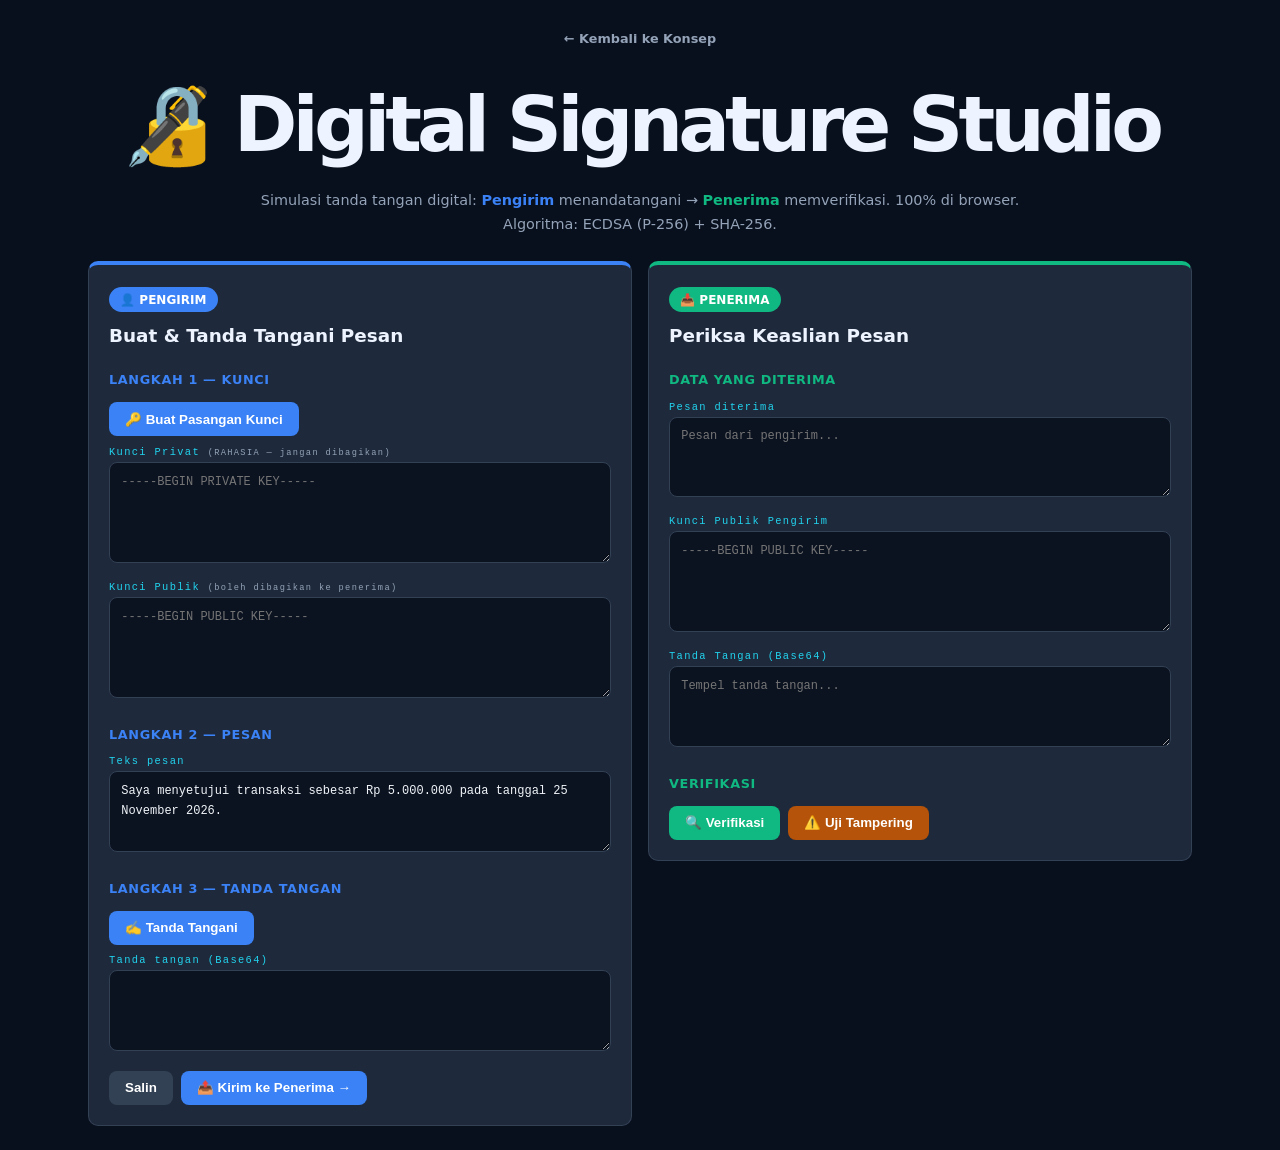
<file: index.html>
<!DOCTYPE html>
<html lang="id">
<head>
    <meta charset="UTF-8">
    <meta name="viewport" content="width=device-width, initial-scale=1.0">
    <title>Digital Signature Studio</title>
    <link rel="stylesheet" href="style.css">
</head>
<body>
    <div class="wrap">
    <header>
        <a class="back" href="konsep.html">← Kembali ke Konsep</a>
        <h1>🔏 Digital Signature Studio</h1>
        <p>
            Simulasi tanda tangan digital: 
            <b style="color: var(--s)">Pengirim</b> menandatangani → 
            <b style="color: var(--r)">Penerima</b> memverifikasi. 100% di browser.<br>
            Algoritma: ECDSA (P-256) + SHA-256.
        </p>
    </header>

    <div class="grid">
        <!-- PENGIRIM -->
        <section class="card sender">
        <span class="role">👤 PENGIRIM</span>
        <h2>Buat &amp; Tanda Tangani Pesan</h2>

        <h3>Langkah 1 — Kunci</h3>
        <div class="row">
            <button id="gen">🔑 Buat Pasangan Kunci</button>
        </div>

        <label for="s-priv">Kunci Privat <small>(RAHASIA — jangan dibagikan)</small></label>
        <textarea id="s-priv" rows="4" placeholder="-----BEGIN PRIVATE KEY-----"></textarea>

        <label for="s-pub">Kunci Publik <small>(boleh dibagikan ke penerima)</small></label>
        <textarea id="s-pub" rows="4" placeholder="-----BEGIN PUBLIC KEY-----"></textarea>

        <h3>Langkah 2 — Pesan</h3>
        <label for="s-msg">Teks pesan</label>
        <textarea id="s-msg" rows="3">Saya menyetujui transaksi sebesar Rp 5.000.000 pada tanggal 25 November 2026.</textarea>

        <h3>Langkah 3 — Tanda Tangan</h3>
        <div class="row">
            <button id="sign">✍️ Tanda Tangani</button>
        </div>

        <label for="s-sig">Tanda tangan (Base64)</label>
        <textarea id="s-sig" rows="3" readonly></textarea>

        <div class="row">
            <button class="ghost" onclick="navigator.clipboard.writeText($('s-sig').value)">Salin</button>
            <button id="send">📤 Kirim ke Penerima →</button>
        </div>
        </section>

        <!-- PENERIMA -->
        <section class="card receiver" id="receiver">
        <span class="role">📥 PENERIMA</span>
        <h2>Periksa Keaslian Pesan</h2>

        <h3>Data yang diterima</h3>
        <label for="r-msg">Pesan diterima</label>
        <textarea id="r-msg" rows="3" placeholder="Pesan dari pengirim..."></textarea>

        <label for="r-pub">Kunci Publik Pengirim</label>
        <textarea id="r-pub" rows="4" placeholder="-----BEGIN PUBLIC KEY-----"></textarea>

        <label for="r-sig">Tanda Tangan (Base64)</label>
        <textarea id="r-sig" rows="3" placeholder="Tempel tanda tangan..."></textarea>

        <h3>Verifikasi</h3>
        <div class="row">
            <button id="verify">🔍 Verifikasi</button>
            <button id="tamper" class="warn" title="Ubah 1 karakter pesan untuk menguji deteksi manipulasi">
            ⚠️ Uji Tampering
            </button>
        </div>

        <div id="status" class="hidden"></div>
        </section>
    </div>
    </div>

    <script src="app.js"></script>
</body>
</html>
</file>
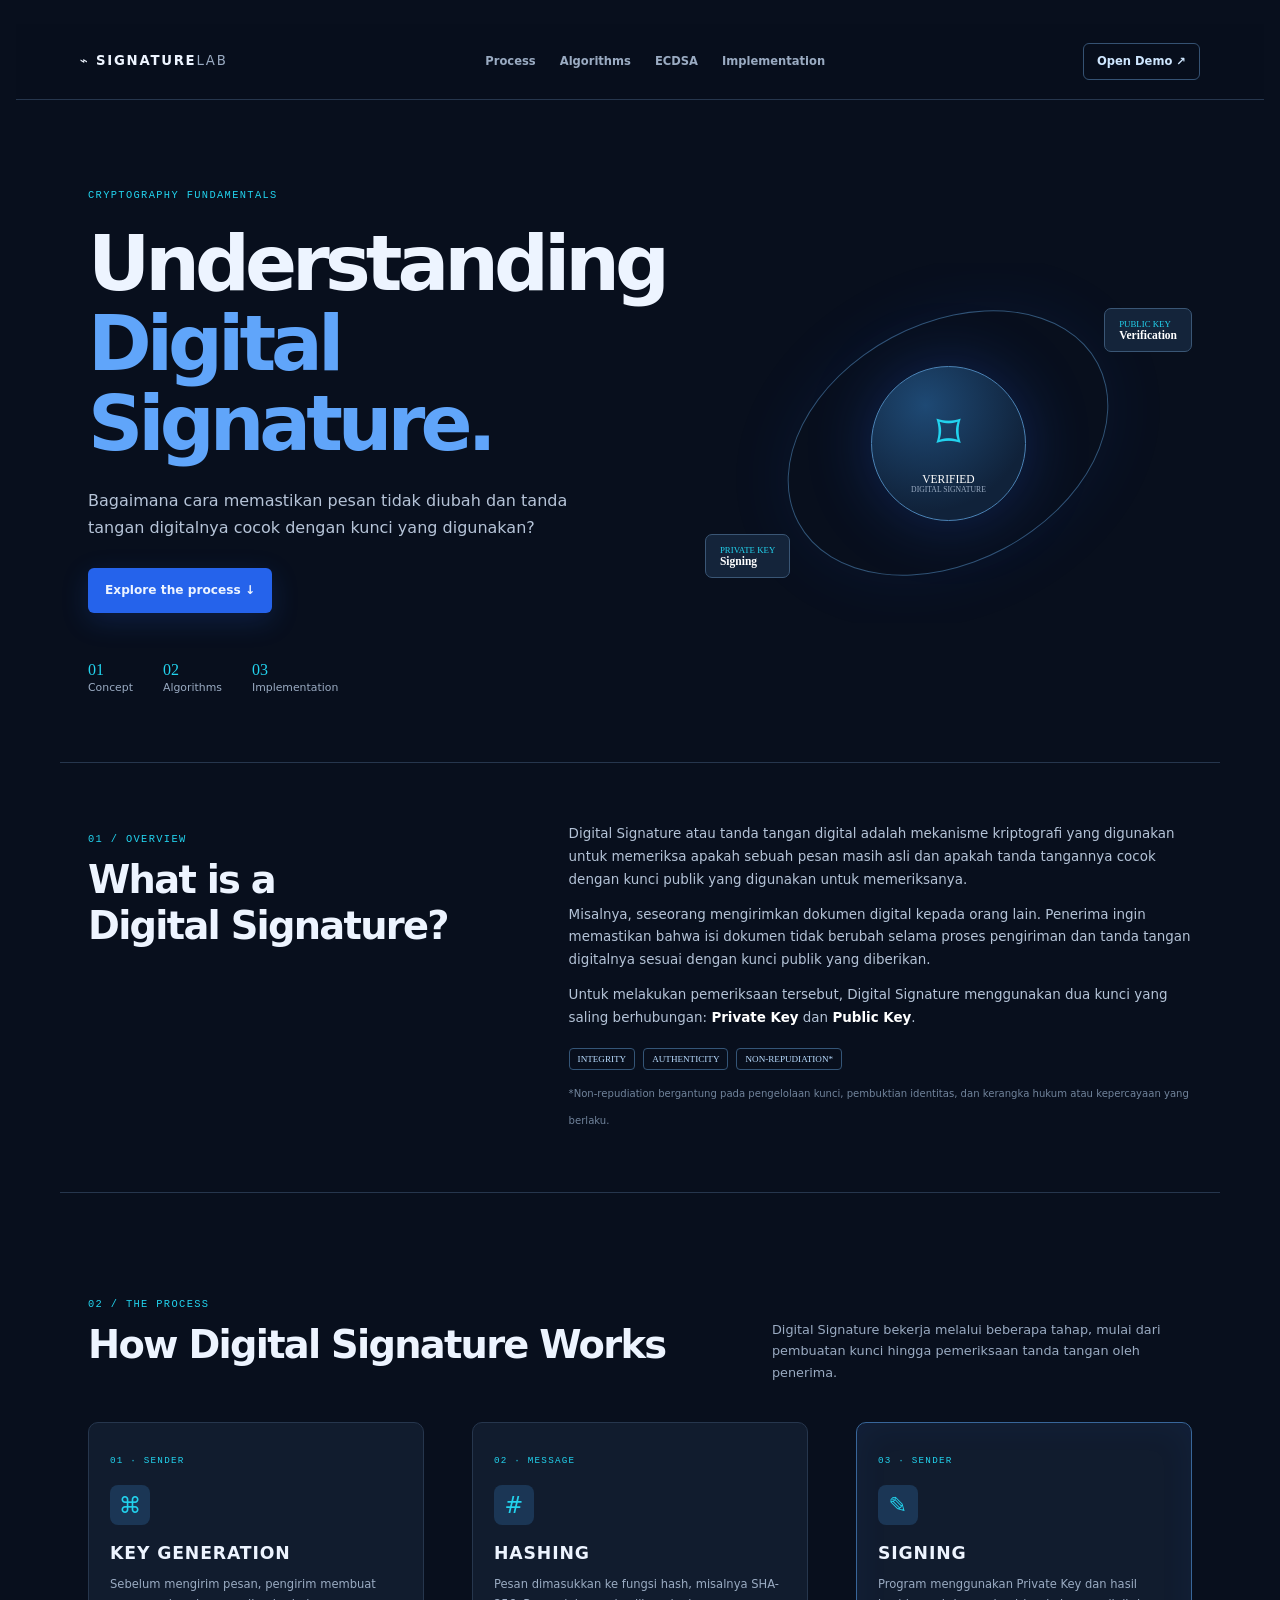
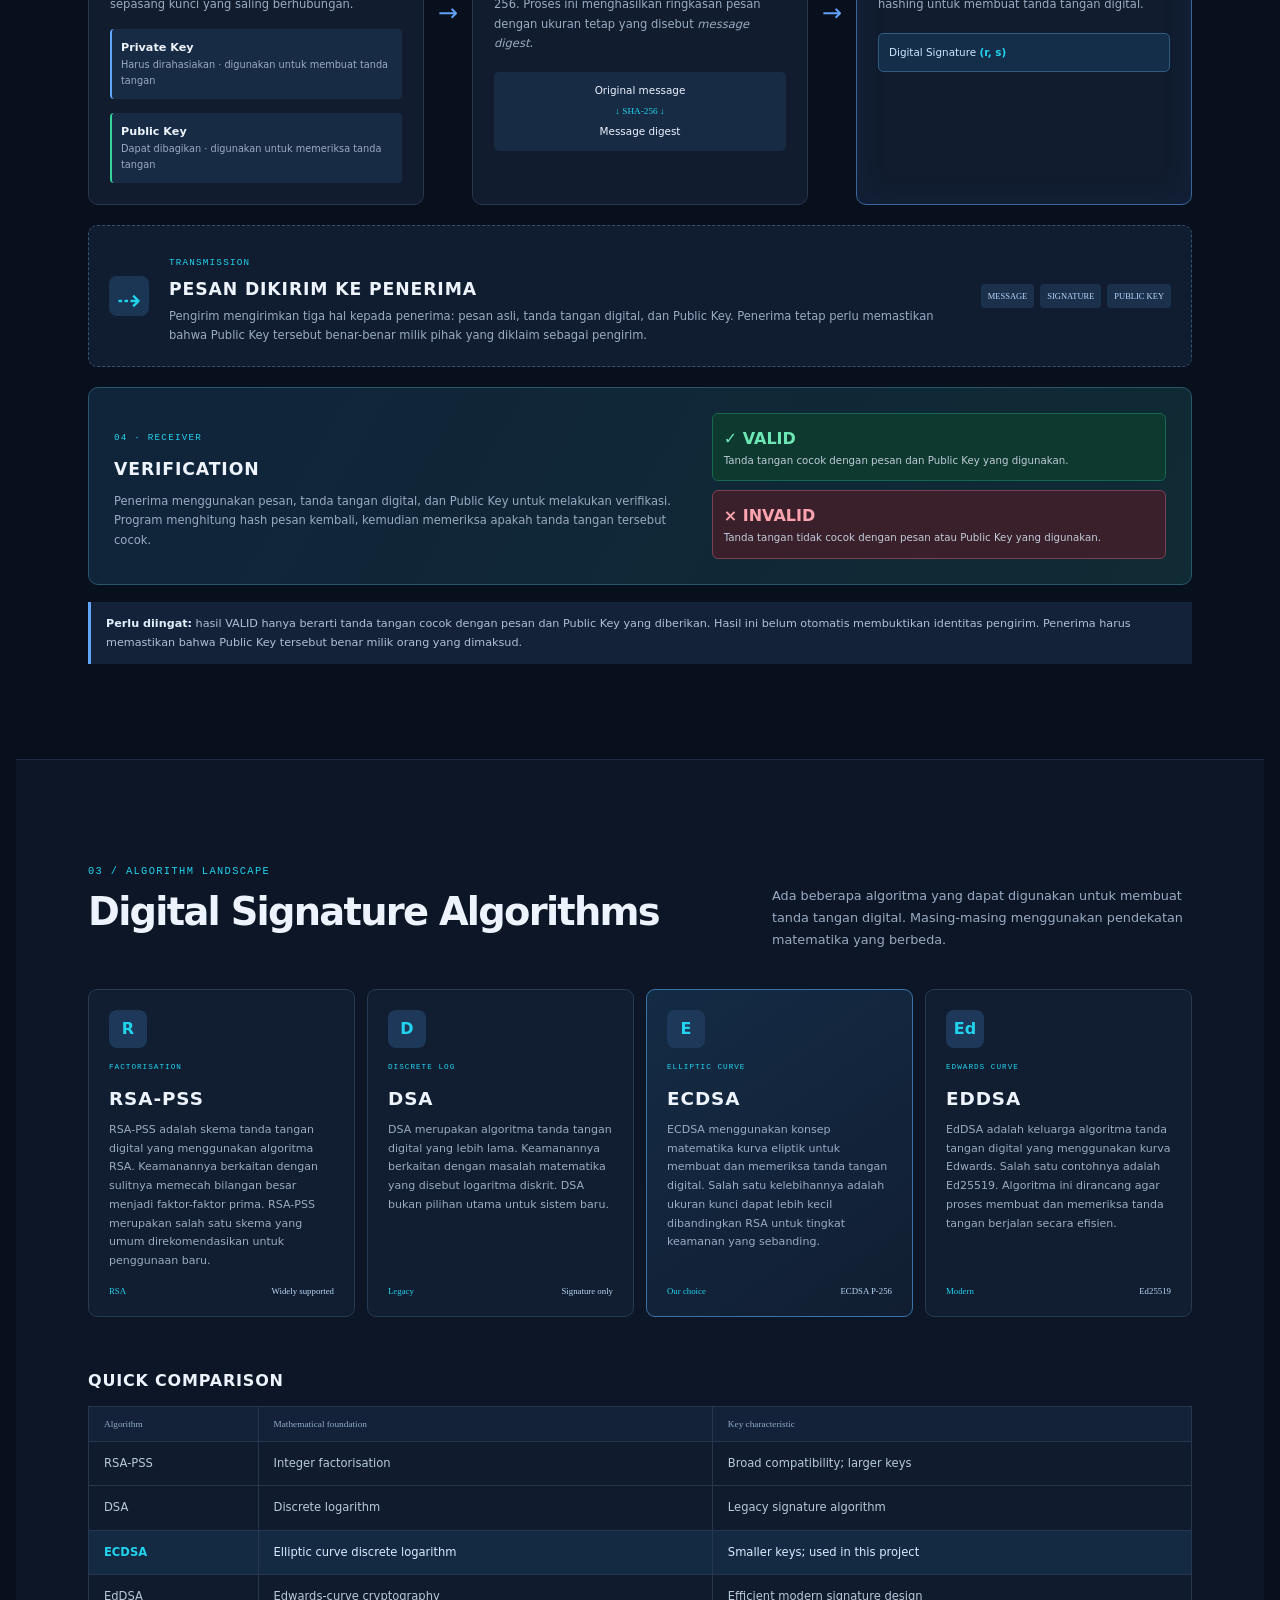
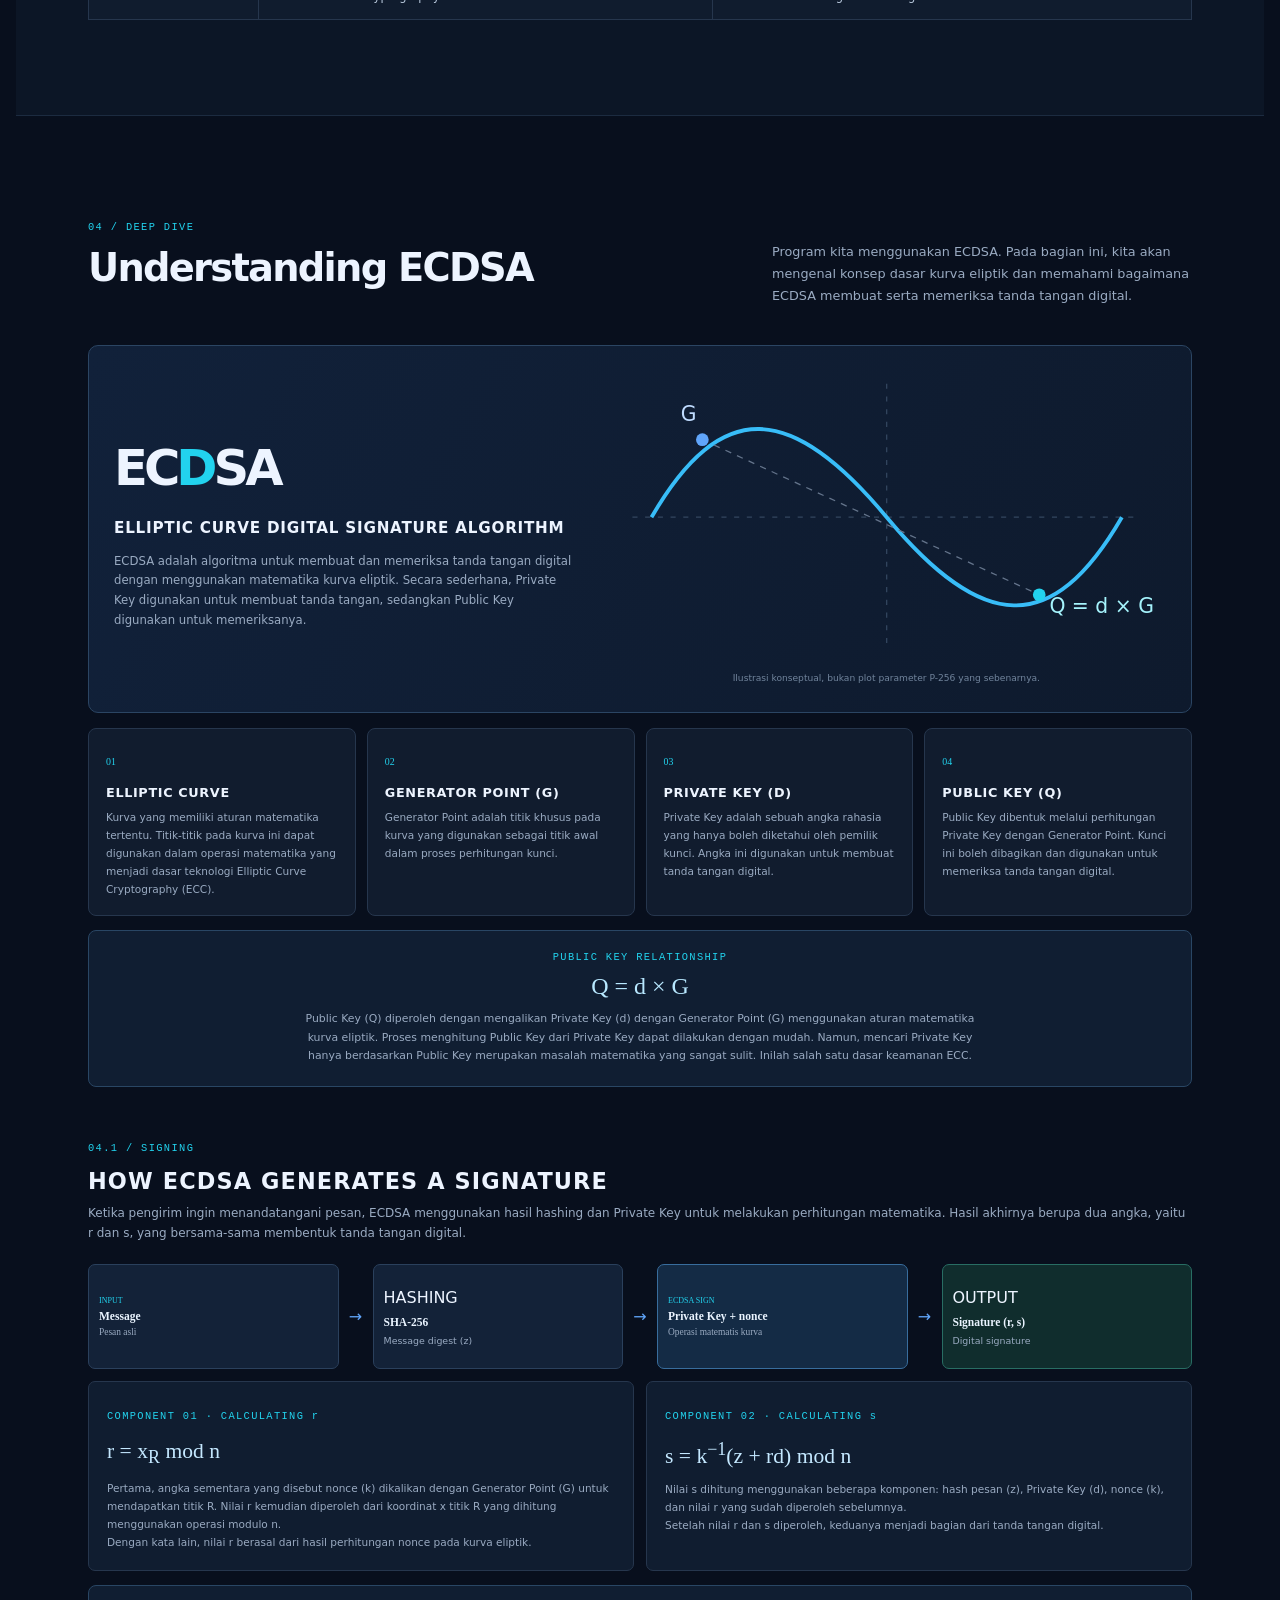
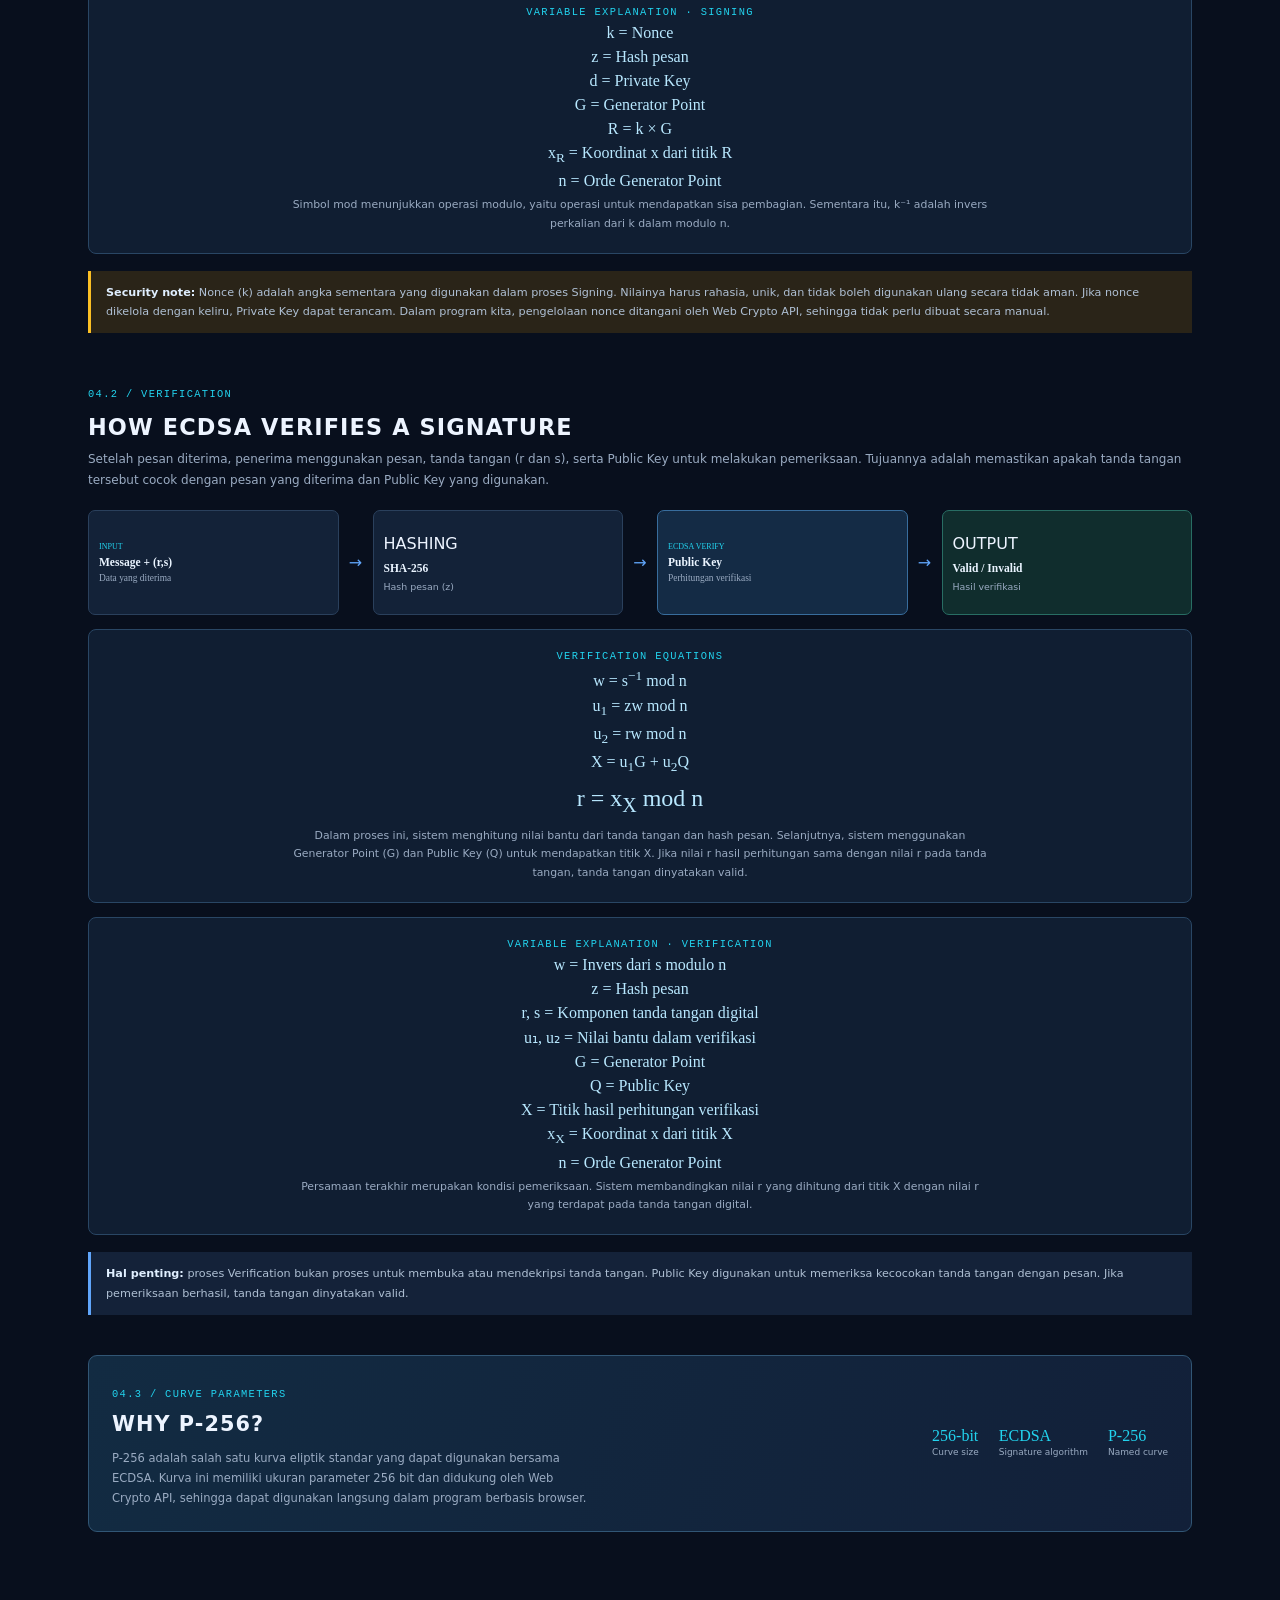
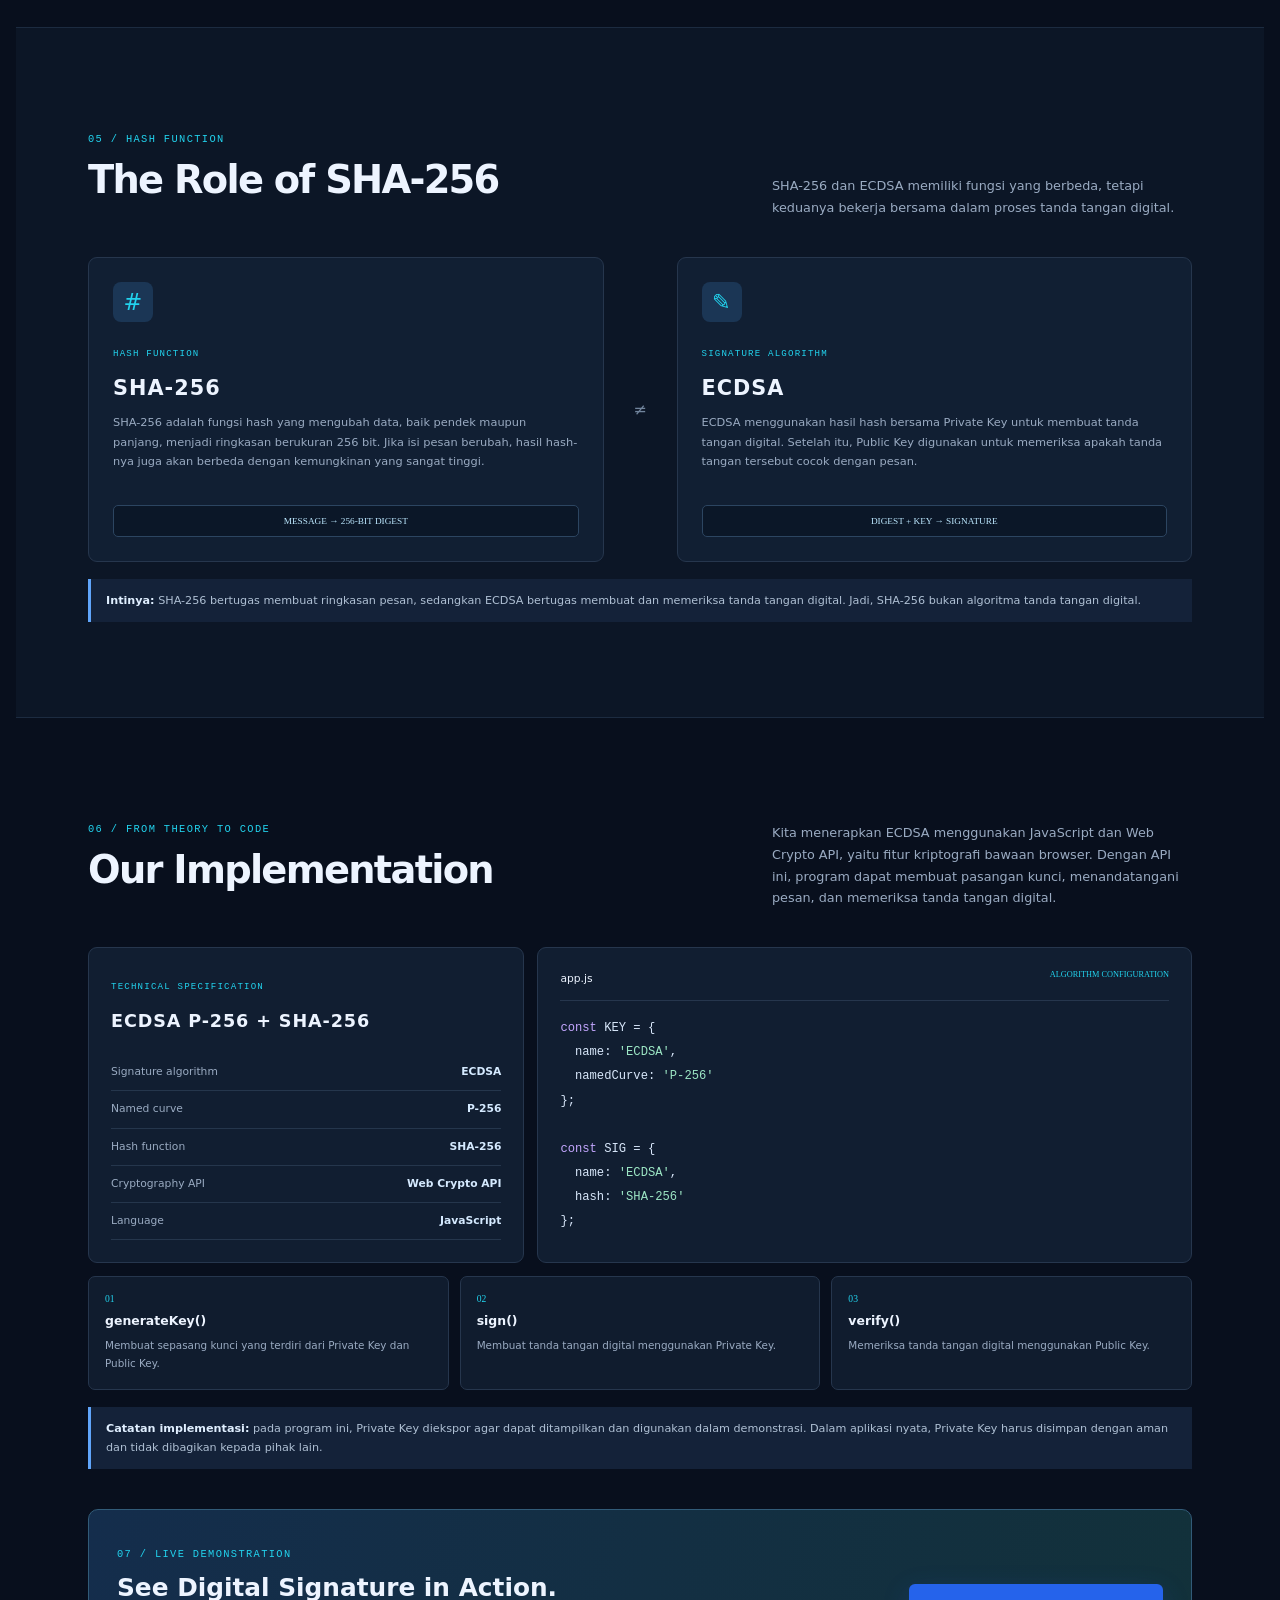
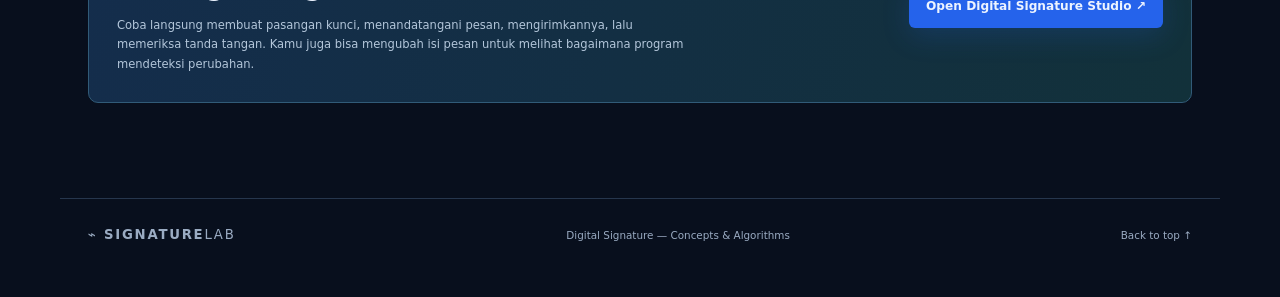
<file: konsep.html>
<!DOCTYPE html>
<html lang="id">

<head>
  <meta charset="UTF-8">
  <meta name="viewport" content="width=device-width, initial-scale=1">
  <meta name="description" content="Konsep Digital Signature, alur proses, algoritma, dan ECDSA P-256.">
  <title>Digital Signature — Concepts & Algorithms</title>
  <link rel="stylesheet" href="style.css">
</head>

<body>

  <header class="topbar">
    <a class="brand" href="#home">⌁ SIGNATURE<span>LAB</span></a>
    <nav>
      <a href="#workflow">Process</a>
      <a href="#algorithms">Algorithms</a>
      <a href="#ecdsa">ECDSA</a>
      <a href="#implementation">Implementation</a>
    </nav>
    <a class="demo-link" href="index.html">Open Demo ↗</a>
  </header>

  <main>

    <!-- HERO -->
    <section class="hero wrap" id="home">
      <div>
        <div class="eyebrow">CRYPTOGRAPHY FUNDAMENTALS</div>
        <h1>Understanding<br><em>Digital Signature.</em></h1>
        <p class="lead">
          Bagaimana cara memastikan pesan tidak diubah dan tanda tangan digitalnya cocok dengan kunci yang digunakan?
        </p>
        <a class="button" href="#workflow">Explore the process ↓</a>
        <div class="hero-meta">
          <span><b>01</b> Concept</span>
          <span><b>02</b> Algorithms</span>
          <span><b>03</b> Implementation</span>
        </div>
      </div>

      <div class="hero-art">
        <div class="orbit"></div>
        <div class="core">⌑<b>VERIFIED</b><small>DIGITAL SIGNATURE</small></div>
        <div class="float f1">PUBLIC KEY<br><b>Verification</b></div>
        <div class="float f2">PRIVATE KEY<br><b>Signing</b></div>
      </div>
    </section>


    <!-- OVERVIEW -->
    <section class="intro wrap">
      <div>
        <label>01 / OVERVIEW</label>
        <h2>What is a<br>Digital Signature?</h2>
      </div>

      <div>
        <p>
          Digital Signature atau tanda tangan digital adalah mekanisme kriptografi
          yang digunakan untuk memeriksa apakah sebuah pesan masih asli dan apakah
          tanda tangannya cocok dengan kunci publik yang digunakan untuk memeriksanya.
        </p>

        <p>
          Misalnya, seseorang mengirimkan dokumen digital kepada orang lain.
          Penerima ingin memastikan bahwa isi dokumen tidak berubah selama proses
          pengiriman dan tanda tangan digitalnya sesuai dengan kunci publik yang diberikan.
        </p>

        <p>
          Untuk melakukan pemeriksaan tersebut, Digital Signature menggunakan
          dua kunci yang saling berhubungan:
          <b>Private Key</b> dan <b>Public Key</b>.
        </p>

        <div class="pills">
          <span>INTEGRITY</span>
          <span>AUTHENTICITY</span>
          <span>NON-REPUDIATION*</span>
        </div>

        <small>
          *Non-repudiation bergantung pada pengelolaan kunci, pembuktian identitas,
          dan kerangka hukum atau kepercayaan yang berlaku.
        </small>
      </div>
    </section>


    <!-- WORKFLOW -->
    <section class="section wrap" id="workflow">

      <div class="heading">
        <div>
          <label>02 / THE PROCESS</label>
          <h2>How Digital Signature Works</h2>
        </div>
        <p>
          Digital Signature bekerja melalui beberapa tahap,
          mulai dari pembuatan kunci hingga pemeriksaan tanda tangan oleh penerima.
        </p>
      </div>

      <div class="steps">

        <article class="step">
          <small>01 · SENDER</small>
          <div class="symbol">⌘</div>
          <h3>Key Generation</h3>
          <p>
            Sebelum mengirim pesan, pengirim membuat sepasang kunci
            yang saling berhubungan.
          </p>

          <div class="key">
            <b>Private Key</b>
            <span>Harus dirahasiakan · digunakan untuk membuat tanda tangan</span>
          </div>

          <div class="key pub">
            <b>Public Key</b>
            <span>Dapat dibagikan · digunakan untuk memeriksa tanda tangan</span>
          </div>
        </article>

        <div class="arrow">→</div>

        <article class="step">
          <small>02 · MESSAGE</small>
          <div class="symbol">#</div>
          <h3>Hashing</h3>
          <p>
            Pesan dimasukkan ke fungsi hash, misalnya SHA-256.
            Proses ini menghasilkan ringkasan pesan dengan ukuran tetap
            yang disebut <i>message digest</i>.
          </p>
          <div class="mini-flow">
            Original message <b>↓ SHA-256 ↓</b> Message digest
          </div>
        </article>

        <div class="arrow">→</div>

        <article class="step selected">
          <small>03 · SENDER</small>
          <div class="symbol">✎</div>
          <h3>Signing</h3>
          <p>
            Program menggunakan Private Key dan hasil hashing
            untuk membuat tanda tangan digital.
          </p>
          <div class="signature">
            Digital Signature <b>(r, s)</b>
          </div>
        </article>

      </div>

      <div class="transmission">
        <div class="symbol">⇢</div>
        <div>
          <small>TRANSMISSION</small>
          <h3>Pesan dikirim ke penerima</h3>
          <p>
            Pengirim mengirimkan tiga hal kepada penerima:
            pesan asli, tanda tangan digital, dan Public Key.
            Penerima tetap perlu memastikan bahwa Public Key tersebut
            benar-benar milik pihak yang diklaim sebagai pengirim.
          </p>
        </div>
        <div class="tags">
          <span>MESSAGE</span>
          <span>SIGNATURE</span>
          <span>PUBLIC KEY</span>
        </div>
      </div>

      <div class="verify">
        <div>
          <small>04 · RECEIVER</small>
          <h3>Verification</h3>
          <p>
            Penerima menggunakan pesan, tanda tangan digital, dan Public Key
            untuk melakukan verifikasi. Program menghitung hash pesan kembali,
            kemudian memeriksa apakah tanda tangan tersebut cocok.
          </p>
        </div>

        <div class="results">
          <div class="valid">
            <b>✓ VALID</b>
            <span>
              Tanda tangan cocok dengan pesan dan Public Key yang digunakan.
            </span>
          </div>
          <div class="invalid">
            <b>× INVALID</b>
            <span>
              Tanda tangan tidak cocok dengan pesan atau Public Key yang digunakan.
            </span>
          </div>
        </div>
      </div>

      <div class="note">
        <b>Perlu diingat:</b>
        hasil VALID hanya berarti tanda tangan cocok dengan pesan dan Public Key
        yang diberikan. Hasil ini belum otomatis membuktikan identitas pengirim.
        Penerima harus memastikan bahwa Public Key tersebut benar milik orang
        yang dimaksud.
      </div>

    </section>


    <!-- ALGORITHMS -->
    <section class="section alternate" id="algorithms">
      <div class="wrap">

        <div class="heading">
          <div>
            <label>03 / ALGORITHM LANDSCAPE</label>
            <h2>Digital Signature Algorithms</h2>
          </div>
          <p>
            Ada beberapa algoritma yang dapat digunakan untuk membuat tanda tangan digital.
            Masing-masing menggunakan pendekatan matematika yang berbeda.
          </p>
        </div>

        <div class="algorithm-grid">

          <article>
            <div class="algo-mark">R</div>
            <small>FACTORISATION</small>
            <h3>RSA-PSS</h3>
            <p>
              RSA-PSS adalah skema tanda tangan digital yang menggunakan algoritma RSA.
              Keamanannya berkaitan dengan sulitnya memecah bilangan besar menjadi
              faktor-faktor prima. RSA-PSS merupakan salah satu skema yang umum
              direkomendasikan untuk penggunaan baru.
            </p>
            <footer>RSA <span>Widely supported</span></footer>
          </article>

          <article>
            <div class="algo-mark">D</div>
            <small>DISCRETE LOG</small>
            <h3>DSA</h3>
            <p>
              DSA merupakan algoritma tanda tangan digital yang lebih lama.
              Keamanannya berkaitan dengan masalah matematika yang disebut
              logaritma diskrit. DSA bukan pilihan utama untuk sistem baru.
            </p>
            <footer>Legacy <span>Signature only</span></footer>
          </article>

          <article class="featured">
            <div class="algo-mark">E</div>
            <small>ELLIPTIC CURVE</small>
            <h3>ECDSA</h3>
            <p>
              ECDSA menggunakan konsep matematika kurva eliptik untuk membuat
              dan memeriksa tanda tangan digital. Salah satu kelebihannya adalah
              ukuran kunci dapat lebih kecil dibandingkan RSA untuk tingkat keamanan
              yang sebanding.
            </p>
            <footer>Our choice <span>ECDSA P-256</span></footer>
          </article>

          <article>
            <div class="algo-mark">Ed</div>
            <small>EDWARDS CURVE</small>
            <h3>EdDSA</h3>
            <p>
              EdDSA adalah keluarga algoritma tanda tangan digital yang menggunakan
              kurva Edwards. Salah satu contohnya adalah Ed25519.
              Algoritma ini dirancang agar proses membuat dan memeriksa tanda tangan
              berjalan secara efisien.
            </p>
            <footer>Modern <span>Ed25519</span></footer>
          </article>

        </div>

        <div class="table-wrap">
          <h3>Quick Comparison</h3>
          <table>
            <thead>
              <tr>
                <th>Algorithm</th>
                <th>Mathematical foundation</th>
                <th>Key characteristic</th>
              </tr>
            </thead>
            <tbody>
              <tr>
                <td>RSA-PSS</td>
                <td>Integer factorisation</td>
                <td>Broad compatibility; larger keys</td>
              </tr>
              <tr>
                <td>DSA</td>
                <td>Discrete logarithm</td>
                <td>Legacy signature algorithm</td>
              </tr>
              <tr class="chosen">
                <td>ECDSA</td>
                <td>Elliptic curve discrete logarithm</td>
                <td>Smaller keys; used in this project</td>
              </tr>
              <tr>
                <td>EdDSA</td>
                <td>Edwards-curve cryptography</td>
                <td>Efficient modern signature design</td>
              </tr>
            </tbody>
          </table>
        </div>

      </div>
    </section>


    <!-- ECDSA DEEP DIVE -->
    <section class="section wrap" id="ecdsa">

      <div class="heading">
        <div>
          <label>04 / DEEP DIVE</label>
          <h2>Understanding ECDSA</h2>
        </div>
        <p>
          Program kita menggunakan ECDSA. Pada bagian ini, kita akan mengenal
          konsep dasar kurva eliptik dan memahami bagaimana ECDSA membuat
          serta memeriksa tanda tangan digital.
        </p>
      </div>

      <div class="ecdsa-intro">

        <div>
          <div class="big-ecdsa">EC<span>D</span>SA</div>
          <h3>Elliptic Curve Digital Signature Algorithm</h3>
          <p>
            ECDSA adalah algoritma untuk membuat dan memeriksa tanda tangan digital
            dengan menggunakan matematika kurva eliptik.

            Secara sederhana, Private Key digunakan untuk membuat tanda tangan,
            sedangkan Public Key digunakan untuk memeriksanya.
          </p>
        </div>

        <div class="curve">
          <svg viewBox="0 0 440 230" role="img" aria-label="Ilustrasi konseptual kurva eliptik">
            <path d="M20 115H420 M220 10V220" stroke="#33465f" stroke-dasharray="4 6" />
            <path d="M35 115 C90 20 145 25 220 115 C295 205 350 210 405 115" fill="none" stroke="#38bdf8"
              stroke-width="3" />
            <path d="M75 54L340 176" stroke="#64748b" stroke-dasharray="5 5" />
            <circle cx="75" cy="54" r="5" fill="#60a5fa" />
            <circle cx="340" cy="176" r="5" fill="#22d3ee" />
            <text x="58" y="39" fill="#bfdbfe">G</text>
            <text x="348" y="190" fill="#a5f3fc">Q = d × G</text>
          </svg>
          <small>Ilustrasi konseptual, bukan plot parameter P-256 yang sebenarnya.</small>
        </div>

      </div>


      <!-- ECDSA COMPONENTS -->
      <div class="concepts">

        <article>
          <small>01</small>
          <h3>Elliptic Curve</h3>
          <p>
            Kurva yang memiliki aturan matematika tertentu.
            Titik-titik pada kurva ini dapat digunakan dalam operasi matematika
            yang menjadi dasar teknologi Elliptic Curve Cryptography (ECC).
          </p>
        </article>

        <article>
          <small>02</small>
          <h3>Generator Point (G)</h3>
          <p>
            Generator Point adalah titik khusus pada kurva yang digunakan
            sebagai titik awal dalam proses perhitungan kunci.
          </p>
        </article>

        <article>
          <small>03</small>
          <h3>Private Key (d)</h3>
          <p>
            Private Key adalah sebuah angka rahasia yang hanya boleh diketahui
            oleh pemilik kunci. Angka ini digunakan untuk membuat tanda tangan digital.
          </p>
        </article>

        <article>
          <small>04</small>
          <h3>Public Key (Q)</h3>
          <p>
            Public Key dibentuk melalui perhitungan Private Key dengan Generator Point.
            Kunci ini boleh dibagikan dan digunakan untuk memeriksa tanda tangan digital.
          </p>
        </article>

      </div>


      <!-- PUBLIC KEY RELATIONSHIP -->
      <div class="equation">
        <small>PUBLIC KEY RELATIONSHIP</small>
        <strong>Q = d × G</strong>
        <p>
          Public Key (Q) diperoleh dengan mengalikan Private Key (d)
          dengan Generator Point (G) menggunakan aturan matematika kurva eliptik.

          Proses menghitung Public Key dari Private Key dapat dilakukan dengan mudah.
          Namun, mencari Private Key hanya berdasarkan Public Key merupakan
          masalah matematika yang sangat sulit.

          Inilah salah satu dasar keamanan ECC.
        </p>
      </div>


      <!-- SIGNING -->
      <div class="subheading">
        <label>04.1 / SIGNING</label>
        <h3>How ECDSA Generates a Signature</h3>
        <p>
          Ketika pengirim ingin menandatangani pesan, ECDSA menggunakan
          hasil hashing dan Private Key untuk melakukan perhitungan matematika.
          Hasil akhirnya berupa dua angka, yaitu r dan s, yang bersama-sama
          membentuk tanda tangan digital.
        </p>
      </div>

      <div class="process">
        <div>
          INPUT
          <b>Message</b>
          <small>Pesan asli</small>
        </div>
        <i>→</i>
        <div>
          HASHING
          <b>SHA-256</b>
          <small>Message digest (z)</small>
        </div>
        <i>→</i>
        <div class="accent">
          ECDSA SIGN
          <b>Private Key + nonce</b>
          <small>Operasi matematis kurva</small>
        </div>
        <i>→</i>
        <div class="output">
          OUTPUT
          <b>Signature (r, s)</b>
          <small>Digital signature</small>
        </div>
      </div>


      <!-- SIGNING FORMULAS -->
      <div class="formulas">

        <article>
          <small>COMPONENT 01 · CALCULATING r</small>
          <strong>r = x<sub>R</sub> mod n</strong>
          <p>
            Pertama, angka sementara yang disebut nonce (k) dikalikan
            dengan Generator Point (G) untuk mendapatkan titik R.

            Nilai r kemudian diperoleh dari koordinat x titik R
            yang dihitung menggunakan operasi modulo n.
          </p>
          <p>
            Dengan kata lain, nilai r berasal dari hasil perhitungan
            nonce pada kurva eliptik.
          </p>
        </article>

        <article>
          <small>COMPONENT 02 · CALCULATING s</small>
          <strong>s = k<sup>−1</sup>(z + rd) mod n</strong>
          <p>
            Nilai s dihitung menggunakan beberapa komponen:
            hash pesan (z), Private Key (d), nonce (k),
            dan nilai r yang sudah diperoleh sebelumnya.
          </p>
          <p>
            Setelah nilai r dan s diperoleh, keduanya menjadi bagian
            dari tanda tangan digital.
          </p>
        </article>

      </div>


      <!-- SIGNING VARIABLE EXPLANATION -->
      <div class="equation">
        <small>VARIABLE EXPLANATION · SIGNING</small>
        <strong class="equation-small">k = Nonce</strong>
        <strong class="equation-small">z = Hash pesan</strong>
        <strong class="equation-small">d = Private Key</strong>
        <strong class="equation-small">G = Generator Point</strong>
        <strong class="equation-small">R = k × G</strong>
        <strong class="equation-small">x<sub>R</sub> = Koordinat x dari titik R</strong>
        <strong class="equation-small">n = Orde Generator Point</strong>
        <p>
          Simbol mod menunjukkan operasi modulo, yaitu operasi untuk
          mendapatkan sisa pembagian. Sementara itu, k⁻¹ adalah invers
          perkalian dari k dalam modulo n.
        </p>
      </div>

      <div class="note warning">
        <b>Security note:</b>
        Nonce (k) adalah angka sementara yang digunakan dalam proses Signing.
        Nilainya harus rahasia, unik, dan tidak boleh digunakan ulang secara tidak aman.

        Jika nonce dikelola dengan keliru, Private Key dapat terancam.
        Dalam program kita, pengelolaan nonce ditangani oleh Web Crypto API,
        sehingga tidak perlu dibuat secara manual.
      </div>


      <!-- VERIFICATION -->
      <div class="subheading">
        <label>04.2 / VERIFICATION</label>
        <h3>How ECDSA Verifies a Signature</h3>
        <p>
          Setelah pesan diterima, penerima menggunakan pesan, tanda tangan (r dan s),
          serta Public Key untuk melakukan pemeriksaan.

          Tujuannya adalah memastikan apakah tanda tangan tersebut cocok
          dengan pesan yang diterima dan Public Key yang digunakan.
        </p>
      </div>

      <div class="process">
        <div>
          INPUT
          <b>Message + (r,s)</b>
          <small>Data yang diterima</small>
        </div>
        <i>→</i>
        <div>
          HASHING
          <b>SHA-256</b>
          <small>Hash pesan (z)</small>
        </div>
        <i>→</i>
        <div class="accent">
          ECDSA VERIFY
          <b>Public Key</b>
          <small>Perhitungan verifikasi</small>
        </div>
        <i>→</i>
        <div class="output">
          OUTPUT
          <b>Valid / Invalid</b>
          <small>Hasil verifikasi</small>
        </div>
      </div>


      <!-- VERIFICATION FORMULAS -->
      <div class="equation">
        <small>VERIFICATION EQUATIONS</small>

        <strong class="equation-small">
          w = s<sup>−1</sup> mod n
        </strong>

        <strong class="equation-small">
          u<sub>1</sub> = zw mod n
        </strong>

        <strong class="equation-small">
          u<sub>2</sub> = rw mod n
        </strong>

        <strong class="equation-small">
          X = u<sub>1</sub>G + u<sub>2</sub>Q
        </strong>

        <strong>
          r = x<sub>X</sub> mod n
        </strong>

        <p>
          Dalam proses ini, sistem menghitung nilai bantu dari tanda tangan
          dan hash pesan. Selanjutnya, sistem menggunakan Generator Point (G)
          dan Public Key (Q) untuk mendapatkan titik X.

          Jika nilai r hasil perhitungan sama dengan nilai r pada tanda tangan,
          tanda tangan dinyatakan valid.
        </p>
      </div>


      <!-- VERIFICATION VARIABLE EXPLANATION -->
      <div class="equation">
        <small>VARIABLE EXPLANATION · VERIFICATION</small>

        <strong class="equation-small">w = Invers dari s modulo n</strong>
        <strong class="equation-small">z = Hash pesan</strong>
        <strong class="equation-small">r, s = Komponen tanda tangan digital</strong>
        <strong class="equation-small">u₁, u₂ = Nilai bantu dalam verifikasi</strong>
        <strong class="equation-small">G = Generator Point</strong>
        <strong class="equation-small">Q = Public Key</strong>
        <strong class="equation-small">X = Titik hasil perhitungan verifikasi</strong>
        <strong class="equation-small">x<sub>X</sub> = Koordinat x dari titik X</strong>
        <strong class="equation-small">n = Orde Generator Point</strong>

        <p>
          Persamaan terakhir merupakan kondisi pemeriksaan.
          Sistem membandingkan nilai r yang dihitung dari titik X
          dengan nilai r yang terdapat pada tanda tangan digital.
        </p>
      </div>

      <div class="note">
        <b>Hal penting:</b>
        proses Verification bukan proses untuk membuka atau mendekripsi tanda tangan.
        Public Key digunakan untuk memeriksa kecocokan tanda tangan dengan pesan.
        Jika pemeriksaan berhasil, tanda tangan dinyatakan valid.
      </div>


      <!-- CURVE PARAMETERS -->
      <div class="parameter">

        <div>
          <label>04.3 / CURVE PARAMETERS</label>
          <h3>Why P-256?</h3>
          <p>
            P-256 adalah salah satu kurva eliptik standar yang dapat digunakan
            bersama ECDSA.

            Kurva ini memiliki ukuran parameter 256 bit dan didukung oleh
            Web Crypto API, sehingga dapat digunakan langsung dalam program
            berbasis browser.
          </p>
        </div>

        <div class="stats">
          <div>
            <b>256-bit</b>
            <small>Curve size</small>
          </div>
          <div>
            <b>ECDSA</b>
            <small>Signature algorithm</small>
          </div>
          <div>
            <b>P-256</b>
            <small>Named curve</small>
          </div>
        </div>

      </div>

    </section>


    <!-- SHA-256 -->
    <section class="section alternate" id="hash">
      <div class="wrap">

        <div class="heading">
          <div>
            <label>05 / HASH FUNCTION</label>
            <h2>The Role of SHA-256</h2>
          </div>
          <p>
            SHA-256 dan ECDSA memiliki fungsi yang berbeda,
            tetapi keduanya bekerja bersama dalam proses tanda tangan digital.
          </p>
        </div>

        <div class="hash-grid">

          <article>
            <div class="symbol">#</div>
            <small>HASH FUNCTION</small>
            <h3>SHA-256</h3>
            <p>
              SHA-256 adalah fungsi hash yang mengubah data, baik pendek maupun panjang,
              menjadi ringkasan berukuran 256 bit.

              Jika isi pesan berubah, hasil hash-nya juga akan berbeda
              dengan kemungkinan yang sangat tinggi.
            </p>
            <div class="hash-output">
              MESSAGE → 256-BIT DIGEST
            </div>
          </article>

          <div class="not-equal">≠</div>

          <article>
            <div class="symbol">✎</div>
            <small>SIGNATURE ALGORITHM</small>
            <h3>ECDSA</h3>
            <p>
              ECDSA menggunakan hasil hash bersama Private Key
              untuk membuat tanda tangan digital.

              Setelah itu, Public Key digunakan untuk memeriksa
              apakah tanda tangan tersebut cocok dengan pesan.
            </p>
            <div class="hash-output">
              DIGEST + KEY → SIGNATURE
            </div>
          </article>

        </div>

        <div class="note">
          <b>Intinya:</b>
          SHA-256 bertugas membuat ringkasan pesan, sedangkan ECDSA
          bertugas membuat dan memeriksa tanda tangan digital.
          Jadi, SHA-256 bukan algoritma tanda tangan digital.
        </div>

      </div>
    </section>


    <!-- IMPLEMENTATION -->
    <section class="section wrap" id="implementation">

      <div class="heading">
        <div>
          <label>06 / FROM THEORY TO CODE</label>
          <h2>Our Implementation</h2>
        </div>
        <p>
          Kita menerapkan ECDSA menggunakan JavaScript dan Web Crypto API,
          yaitu fitur kriptografi bawaan browser.

          Dengan API ini, program dapat membuat pasangan kunci,
          menandatangani pesan, dan memeriksa tanda tangan digital.
        </p>
      </div>

      <div class="implementation">

        <article>
          <small>TECHNICAL SPECIFICATION</small>
          <h3>ECDSA P-256 + SHA-256</h3>

          <dl>
            <div>
              <dt>Signature algorithm</dt>
              <dd>ECDSA</dd>
            </div>
            <div>
              <dt>Named curve</dt>
              <dd>P-256</dd>
            </div>
            <div>
              <dt>Hash function</dt>
              <dd>SHA-256</dd>
            </div>
            <div>
              <dt>Cryptography API</dt>
              <dd>Web Crypto API</dd>
            </div>
            <div>
              <dt>Language</dt>
              <dd>JavaScript</dd>
            </div>
          </dl>
        </article>

        <article class="code">
          <div class="code-head">
            app.js <span>ALGORITHM CONFIGURATION</span>
          </div>

          <pre><code><i>const</i> KEY = {
  name: <em>'ECDSA'</em>,
  namedCurve: <em>'P-256'</em>
};

<i>const</i> SIG = {
  name: <em>'ECDSA'</em>,
  hash: <em>'SHA-256'</em>
};</code></pre>
        </article>

      </div>

      <div class="mapping">

        <article>
          <small>01</small>
          <b>generateKey()</b>
          <span>
            Membuat sepasang kunci yang terdiri dari Private Key dan Public Key.
          </span>
        </article>

        <article>
          <small>02</small>
          <b>sign()</b>
          <span>
            Membuat tanda tangan digital menggunakan Private Key.
          </span>
        </article>

        <article>
          <small>03</small>
          <b>verify()</b>
          <span>
            Memeriksa tanda tangan digital menggunakan Public Key.
          </span>
        </article>

      </div>

      <div class="note">
        <b>Catatan implementasi:</b>
        pada program ini, Private Key diekspor agar dapat ditampilkan
        dan digunakan dalam demonstrasi. Dalam aplikasi nyata,
        Private Key harus disimpan dengan aman dan tidak dibagikan kepada pihak lain.
      </div>

      <div class="demo-banner">
        <div>
          <label>07 / LIVE DEMONSTRATION</label>
          <h2>See Digital Signature in Action.</h2>
          <p>
            Coba langsung membuat pasangan kunci, menandatangani pesan,
            mengirimkannya, lalu memeriksa tanda tangan.

            Kamu juga bisa mengubah isi pesan untuk melihat bagaimana
            program mendeteksi perubahan.
          </p>
        </div>
        <a class="button" href="index.html">
          Open Digital Signature Studio ↗
        </a>
      </div>

    </section>

  </main>

  <footer class="footer">
    <a class="brand" href="#home">⌁ SIGNATURE<span>LAB</span></a>
    <p>Digital Signature — Concepts & Algorithms</p>
    <a href="#home">Back to top ↑</a>
  </footer>

</body>

</html>
</file>
<file: style.css>
:root {
  --bg: #0f172a;
  --card: #1e293b;
  --in: #0b1220;
  --bd: #334155;
  --tx: #f1f5f9;
  --mu: #94a3b8;
  --s: #3b82f6;
  --r: #10b981;
}

* {
  box-sizing: border-box;
  margin: 0;
  padding: 0;
}

body {
  font-family: system-ui, sans-serif;
  background: var(--bg);
  color: var(--tx);
  padding: 1.5rem 1rem;
  line-height: 1.5;
}

.wrap {
  max-width: 1100px;
  margin: auto;
}

.back {
  display: inline-block;
  margin-bottom: 0.75rem;
  color: var(--mu);
  font-size: 0.8rem;
  font-weight: 600;
  text-decoration: none;
}

.back:hover {
  color: var(--tx);
}

/* Header */
header {
  text-align: center;
  margin-bottom: 1.5rem;
}

header p {
  color: var(--mu);
  font-size: 0.9rem;
}

/* Layout & Cards */
.grid {
  display: grid;
  grid-template-columns: 1fr 1fr;
  gap: 1rem;
  align-items: start;
}

.card {
  background: var(--card);
  border: 1px solid var(--bd);
  border-top: 4px solid var(--c);
  border-radius: 10px;
  padding: 1.25rem;
}

.sender {
  --c: var(--s);
}

.receiver {
  --c: var(--r);
}

.role {
  display: inline-block;
  background: var(--c);
  color: #fff;
  font-weight: 700;
  font-size: 0.75rem;
  padding: 0.15rem 0.7rem;
  border-radius: 99px;
  margin-bottom: 0.5rem;
}

.mid {
  grid-column: 1 / -1;
  text-align: center;
}

/* Typography */
h2 {
  font-size: 1.15rem;
  margin-bottom: 1rem;
}

h3 {
  font-size: 0.8rem;
  color: var(--c);
  text-transform: uppercase;
  letter-spacing: 0.05em;
  margin: 1.1rem 0 0.5rem;
}

/* Form Elements */
label {
  display: block;
  font-size: 0.82rem;
  font-weight: 600;
  color: #cbd5e1;
  margin: 0.6rem 0 0.25rem;
}

label small {
  color: var(--mu);
  font-weight: 400;
}

select,
textarea,
input[type="file"] {
  width: 100%;
  background: var(--in);
  border: 1px solid var(--bd);
  color: var(--tx);
  border-radius: 8px;
  padding: 0.55rem 0.7rem;
  font: inherit;
  font-size: 0.85rem;
}

textarea {
  font-family: Consolas, monospace;
  font-size: 0.75rem;
  resize: vertical;
}

.row {
  display: flex;
  gap: 0.5rem;
  flex-wrap: wrap;
  margin-top: 0.7rem;
}

/* Buttons */
button {
  border: 0;
  border-radius: 8px;
  padding: 0.6rem 1rem;
  font-weight: 600;
  cursor: pointer;
  color: #fff;
  background: var(--c);
}

button:hover {
  filter: brightness(1.15);
}

button.ghost {
  background: #334155;
}

button.warn {
  background: #b45309;
}

/* Status & Utilities */
#status {
  margin-top: 1rem;
  padding: 0.9rem 1rem;
  border-radius: 8px;
  font-weight: 600;
  font-size: 0.9rem;
}

.ok {
  background: #10b98126;
  border: 1px solid var(--r);
  color: #34d399;
}

.bad {
  background: #ef444426;
  border: 1px solid #ef4444;
  color: #f87171;
}

.info {
  background: #3b82f626;
  border: 1px solid var(--s);
  color: #93c5fd;
}

.hidden {
  display: none;
}

/* Responsive */
@media (max-width: 760px) {
  .grid {
    grid-template-columns: 1fr;
  }
}

@import url("https://fonts.googleapis.com/css2?family=DM+Mono:wght@400;500&family=Manrope:wght@400;500;600;700;800&display=swap");
:root {
  --bg: #080f1d;
  --panel: #111c2e;
  --line: #26364d;
  --text: #edf4ff;
  --muted: #9aabc2;
  --blue: #60a5fa;
  --cyan: #22d3ee;
  --green: #34d399;
  --red: #fb7185;
  --max: 1160px;
}
* {
  box-sizing: border-box;
  margin: 0;
  padding: 0;
}
html {
  scroll-behavior: smooth;
  scroll-padding-top: 90px;
}
body {
  font-family: Manrope, system-ui, sans-serif;
  background: var(--bg);
  color: var(--text);
  line-height: 1.7;
}
a {
  color: inherit;
  text-decoration: none;
}
.wrap {
  max-width: var(--max);
  margin: auto;
  padding-left: 28px;
  padding-right: 28px;
}
.topbar {
  height: 76px;
  padding: 0 max(5vw, calc((100vw - var(--max)) / 2));
  display: flex;
  align-items: center;
  justify-content: space-between;
  border-bottom: 1px solid #26364d;
  background: #080f1def;
  position: sticky;
  top: 0;
  z-index: 10;
  backdrop-filter: blur(14px);
}
.brand {
  font-size: 0.83rem;
  font-weight: 800;
  letter-spacing: 0.13em;
}
.brand span {
  color: var(--muted);
  font-weight: 500;
}
.topbar nav {
  display: flex;
  gap: 24px;
  color: var(--muted);
  font-size: 0.72rem;
  font-weight: 700;
}
.topbar nav a:hover,
.footer a:hover {
  color: var(--cyan);
}
.demo-link {
  font-size: 0.72rem;
  font-weight: 800;
  border: 1px solid #355273;
  padding: 8px 13px;
  border-radius: 6px;
  color: #cfe7ff;
}
.hero {
  min-height: 560px;
  display: grid;
  grid-template-columns: 1fr 1fr;
  align-items: center;
  gap: 40px;
  padding-top: 65px;
  padding-bottom: 65px;
}
.eyebrow,
label,
.step small,
.transmission small,
.verify small,
.algorithm-grid article > small,
.equation > small,
.formulas small,
.parameter label,
.hash-grid article > small,
.implementation article > small,
.demo-banner label {
  font:
    500 0.65rem "DM Mono",
    monospace;
  letter-spacing: 0.13em;
  color: var(--cyan);
}
h1 {
  font-size: clamp(3rem, 6vw, 5.2rem);
  line-height: 1.04;
  letter-spacing: -0.065em;
  margin: 23px 0;
}
h1 em {
  font-style: normal;
  color: var(--blue);
}
.lead {
  font-size: 1rem;
  color: #b6c4d8;
  max-width: 540px;
}
.button {
  display: inline-block;
  margin-top: 27px;
  padding: 12px 17px;
  background: #2563eb;
  border-radius: 6px;
  font-size: 0.76rem;
  font-weight: 800;
  box-shadow: 0 8px 28px #2563eb30;
}
.button:hover {
  background: #3b82f6;
}
.hero-meta {
  display: flex;
  gap: 30px;
  margin-top: 48px;
  color: var(--muted);
  font-size: 0.68rem;
}
.hero-meta span {
  display: flex;
  flex-direction: column;
}
.hero-meta b {
  font: 1rem "DM Mono";
  color: var(--cyan);
}
.hero-art {
  height: 360px;
  display: grid;
  place-items: center;
  position: relative;
  overflow: hidden;
}
.orbit {
  position: absolute;
  width: 340px;
  height: 240px;
  border: 1px solid #315477;
  border-radius: 50%;
  transform: rotate(-28deg);
  box-shadow: 0 0 70px #2563eb15;
}
.core {
  width: 155px;
  height: 155px;
  border: 1px solid #4b83b7;
  border-radius: 50%;
  display: flex;
  flex-direction: column;
  align-items: center;
  justify-content: center;
  background: radial-gradient(circle at 35% 25%, #1e4974, #10223a 70%);
  box-shadow: 0 0 65px #2563eb45;
  font-size: 3rem;
  color: var(--cyan);
  z-index: 1;
}
.core b {
  font: 0.72rem "DM Mono";
  color: white;
}
.core small {
  font: 0.48rem "DM Mono";
  color: var(--muted);
}
.float {
  position: absolute;
  background: #14243a;
  border: 1px solid #3a5675;
  border-radius: 7px;
  padding: 10px 14px;
  font: 0.55rem "DM Mono";
  color: var(--cyan);
  z-index: 2;
}
.float b {
  font: 700 0.72rem Manrope;
  color: white;
}
.f1 {
  top: 45px;
  right: 0;
}
.f2 {
  bottom: 45px;
  left: 0;
}
.intro {
  padding-top: 60px;
  padding-bottom: 60px;
  border-top: 1px solid var(--line);
  border-bottom: 1px solid var(--line);
  display: grid;
  grid-template-columns: 0.8fr 1.2fr;
  gap: 65px;
}
.intro h2,
.heading h2 {
  font-size: clamp(1.8rem, 3vw, 2.5rem);
  line-height: 1.2;
  letter-spacing: -0.045em;
  margin-top: 12px;
}
.intro p {
  font-size: 0.84rem;
  color: #b4c3d7;
  margin-bottom: 12px;
}
.intro b {
  color: white;
}
.pills {
  display: flex;
  gap: 8px;
  flex-wrap: wrap;
  margin: 18px 0 8px;
}
.pills span {
  font: 0.57rem "DM Mono";
  color: #b9dcff;
  border: 1px solid #345577;
  border-radius: 4px;
  padding: 5px 8px;
}
.intro small {
  font-size: 0.63rem;
  color: #71849c;
}
.section {
  padding-top: 95px;
  padding-bottom: 95px;
}
.heading {
  display: flex;
  align-items: end;
  justify-content: space-between;
  gap: 35px;
  margin-bottom: 38px;
}
.heading > p {
  max-width: 420px;
  color: var(--muted);
  font-size: 0.8rem;
}
.steps {
  display: grid;
  grid-template-columns: 1fr 30px 1fr 30px 1fr;
  gap: 9px;
  align-items: stretch;
}
.step {
  background: var(--panel);
  border: 1px solid var(--line);
  border-radius: 10px;
  padding: 21px;
}
.step small,
.transmission small,
.verify small {
  font-size: 0.58rem;
}
.symbol {
  width: 40px;
  height: 40px;
  display: grid;
  place-items: center;
  border-radius: 8px;
  background: #1b3655;
  color: var(--cyan);
  font-size: 1.4rem;
  margin: 14px 0;
}
.step h3,
.transmission h3,
.verify h3 {
  font-size: 1.08rem;
  margin: 7px 0;
}
.step p,
.transmission p,
.verify p {
  font-size: 0.72rem;
  color: var(--muted);
}
.key {
  margin-top: 14px;
  padding: 9px;
  background: #172b44;
  border-left: 2px solid var(--blue);
  border-radius: 4px;
}
.key b,
.key span {
  display: block;
}
.key b {
  font-size: 0.7rem;
}
.key span {
  font-size: 0.61rem;
  color: var(--muted);
}
.key.pub {
  border-color: var(--green);
}
.arrow {
  display: grid;
  place-items: center;
  color: var(--blue);
  font-size: 1.5rem;
}
.mini-flow {
  display: flex;
  flex-direction: column;
  text-align: center;
  gap: 7px;
  margin-top: 18px;
  padding: 10px;
  background: #172b44;
  border-radius: 5px;
  font-size: 0.65rem;
}
.mini-flow b {
  color: var(--cyan);
  font: 0.58rem "DM Mono";
}
.selected {
  border-color: #38669a;
  box-shadow: inset 0 0 35px #2563eb12;
}
.signature {
  margin-top: 18px;
  padding: 10px;
  background: #142d49;
  border: 1px solid #315a80;
  border-radius: 5px;
  font-size: 0.65rem;
  color: #cde7ff;
}
.signature b {
  color: var(--cyan);
}
.transmission {
  margin: 20px 0;
  display: grid;
  grid-template-columns: 45px 1fr auto;
  align-items: center;
  gap: 15px;
  padding: 20px;
  background: #101d30;
  border: 1px dashed #36516e;
  border-radius: 9px;
}
.transmission .symbol {
  margin: 0;
  font-size: 1.8rem;
}
.transmission h3 {
  margin: 2px 0;
}
.tags {
  display: flex;
  gap: 6px;
  flex-wrap: wrap;
}
.tags span {
  font: 0.53rem "DM Mono";
  color: #b7d9fa;
  background: #1b304b;
  padding: 7px;
  border-radius: 4px;
}
.verify {
  display: grid;
  grid-template-columns: 1fr 0.8fr;
  gap: 30px;
  align-items: center;
  padding: 25px;
  background: linear-gradient(120deg, #10243a, #102b34);
  border: 1px solid #28566a;
  border-radius: 10px;
}
.results {
  display: grid;
  gap: 9px;
}
.valid,
.invalid {
  padding: 11px;
  border-radius: 6px;
  display: flex;
  flex-direction: column;
}
.valid {
  background: #0d392f;
  border: 1px solid #17664f;
}
.invalid {
  background: #3a202b;
  border: 1px solid #784052;
}
.valid b {
  color: #6ee7b7;
}
.invalid b {
  color: #fda4af;
}
.results span {
  font-size: 0.64rem;
  color: #c0cbd8;
}
.note {
  margin-top: 17px;
  padding: 12px 15px;
  border-left: 3px solid var(--blue);
  background: #142239;
  color: #afc0d4;
  font-size: 0.7rem;
}
.note b {
  color: #e0efff;
}
.warning {
  border-color: #fbbf24;
  background: #2a2418;
}
.alternate {
  background: #0c1626;
  border-top: 1px solid #1c2b40;
  border-bottom: 1px solid #1c2b40;
}
.algorithm-grid {
  display: grid;
  grid-template-columns: repeat(4, 1fr);
  gap: 12px;
}
.algorithm-grid article {
  min-height: 270px;
  padding: 20px;
  background: #111e31;
  border: 1px solid #273a52;
  border-radius: 9px;
  display: flex;
  flex-direction: column;
}
.algorithm-grid article.featured {
  border-color: #3974a8;
  background: linear-gradient(145deg, #142b45, #111e31);
}
.algo-mark {
  width: 38px;
  height: 38px;
  border-radius: 8px;
  background: #1d3858;
  display: grid;
  place-items: center;
  color: var(--cyan);
  font-weight: 800;
  margin-bottom: 15px;
}
.algorithm-grid article > small {
  font-size: 0.48rem;
}
.algorithm-grid h3 {
  font-size: 1.15rem;
  margin: 12px 0 7px;
}
.algorithm-grid p {
  font-size: 0.69rem;
  color: var(--muted);
}
.algorithm-grid footer {
  margin-top: auto;
  padding-top: 15px;
  display: flex;
  justify-content: space-between;
  gap: 5px;
  color: var(--cyan);
  font: 0.55rem "DM Mono";
}
.algorithm-grid footer span {
  color: #b9d8f5;
}
.table-wrap {
  margin-top: 32px;
  overflow-x: auto;
}
.table-wrap h3 {
  font-size: 1rem;
  margin-bottom: 12px;
}
table {
  border-collapse: collapse;
  width: 100%;
  min-width: 580px;
  background: #101c2e;
  font-size: 0.72rem;
}
th,
td {
  text-align: left;
  padding: 12px 15px;
  border: 1px solid var(--line);
}
th {
  font: 0.58rem "DM Mono";
  color: #91a9c5;
  background: #142239;
}
td {
  color: #b8c8dc;
}
.chosen td {
  background: #142a43;
  color: #d8edff;
}
.chosen td:first-child {
  color: var(--cyan);
  font-weight: 800;
}
.ecdsa-intro {
  display: grid;
  grid-template-columns: 0.9fr 1.1fr;
  gap: 35px;
  align-items: center;
  padding: 25px;
  background: linear-gradient(120deg, #11213a, #0e1a2d);
  border: 1px solid #2b4563;
  border-radius: 10px;
}
.big-ecdsa {
  font-size: 3.1rem;
  font-weight: 800;
  letter-spacing: -0.08em;
}
.big-ecdsa span {
  color: var(--cyan);
}
.ecdsa-intro h3 {
  font-size: 0.95rem;
  margin: 5px 0 10px;
}
.ecdsa-intro p {
  font-size: 0.73rem;
  color: var(--muted);
}
.curve svg {
  width: 100%;
}
.curve small {
  display: block;
  text-align: center;
  font-size: 0.57rem;
  color: #71849c;
}
.concepts {
  display: grid;
  grid-template-columns: repeat(4, 1fr);
  gap: 11px;
  margin-top: 15px;
}
.concepts article {
  padding: 17px;
  background: var(--panel);
  border: 1px solid var(--line);
  border-radius: 8px;
}
.concepts small {
  font: 0.62rem "DM Mono";
  color: var(--cyan);
}
.concepts h3 {
  font-size: 0.8rem;
  margin: 9px 0 5px;
}
.concepts p {
  font-size: 0.66rem;
  color: var(--muted);
}
.equation {
  text-align: center;
  padding: 20px;
  margin-top: 14px;
  background: #101e32;
  border: 1px solid #294664;
  border-radius: 8px;
}
.equation > small {
  display: block;
}
.equation strong {
  display: block;
  font: 500 1.5rem "DM Mono";
  color: #b8e8ff;
  margin: 10px;
}
.equation p {
  font-size: 0.68rem;
  color: var(--muted);
  max-width: 700px;
  margin: auto;
}
.equation .equation-small {
  font-size: 1rem;
  margin: 6px;
}
.subheading {
  margin: 55px 0 20px;
}
.subheading h3 {
  font-size: 1.4rem;
  margin: 8px 0 3px;
}
.subheading p {
  font-size: 0.75rem;
  color: var(--muted);
}
.process {
  display: grid;
  grid-template-columns: 1fr 20px 1fr 20px 1fr 20px 1fr;
  gap: 7px;
  align-items: center;
}
.process > div {
  min-height: 105px;
  padding: 13px 10px;
  background: #132238;
  border: 1px solid #2a405c;
  border-radius: 7px;
  display: flex;
  flex-direction: column;
  justify-content: center;
  gap: 5px;
}
.process > div:first-child,
.process > div:nth-of-type(3) {
  font: 0.5rem "DM Mono";
  color: var(--cyan);
}
.process b {
  font: 700 0.72rem Manrope;
  color: #eaf4ff;
}
.process small {
  font-size: 0.59rem;
  color: var(--muted);
}
.process i {
  text-align: center;
  color: var(--blue);
  font-style: normal;
}
.process .accent {
  border-color: #386d9d;
  background: #142b45;
}
.process .output {
  border-color: #286d63;
  background: #102d2d;
}
.formulas {
  display: grid;
  grid-template-columns: 1fr 1fr;
  gap: 12px;
  margin-top: 12px;
}
.formulas article {
  padding: 18px;
  background: #101d30;
  border: 1px solid var(--line);
  border-radius: 7px;
}
.formulas strong {
  display: block;
  font: 500 clamp(0.95rem, 2vw, 1.35rem) "DM Mono";
  color: #c4e8ff;
  margin: 12px 0;
}
.formulas p {
  font-size: 0.66rem;
  color: var(--muted);
}
.parameter {
  display: flex;
  justify-content: space-between;
  align-items: center;
  gap: 25px;
  margin-top: 40px;
  padding: 23px;
  background: linear-gradient(110deg, #122b42, #122039);
  border: 1px solid #315675;
  border-radius: 9px;
}
.parameter h3 {
  font-size: 1.3rem;
  margin: 7px 0;
}
.parameter p {
  font-size: 0.72rem;
  color: var(--muted);
  max-width: 480px;
}
.stats {
  display: flex;
  gap: 20px;
}
.stats div {
  display: flex;
  flex-direction: column;
}
.stats b {
  font: 1rem "DM Mono";
  color: var(--cyan);
}
.stats small {
  font-size: 0.56rem;
  color: var(--muted);
}
.hash-grid {
  display: grid;
  grid-template-columns: 1fr 45px 1fr;
  align-items: center;
  gap: 14px;
}
.hash-grid article {
  padding: 24px;
  background: #111f33;
  border: 1px solid var(--line);
  border-radius: 9px;
}
.hash-grid .symbol {
  margin: 0 0 15px;
}
.hash-grid article > small {
  font-size: 0.57rem;
}
.hash-grid h3 {
  font-size: 1.3rem;
  margin: 7px 0;
}
.hash-grid p {
  font-size: 0.71rem;
  color: var(--muted);
  min-height: 75px;
}
.hash-output {
  padding: 10px;
  background: #0b1728;
  border: 1px solid #2c4561;
  border-radius: 5px;
  text-align: center;
  color: #bde8ff;
  font: 0.58rem "DM Mono";
  margin-top: 17px;
}
.not-equal {
  text-align: center;
  color: #71849c;
}
.implementation {
  display: grid;
  grid-template-columns: 0.8fr 1.2fr;
  gap: 13px;
}
.implementation article {
  padding: 22px;
  background: #111e31;
  border: 1px solid var(--line);
  border-radius: 9px;
}
.implementation article > small {
  font-size: 0.57rem;
}
.implementation h3 {
  font-size: 1.1rem;
  margin: 10px 0 17px;
}
.implementation dl div {
  display: flex;
  justify-content: space-between;
  gap: 12px;
  padding: 9px 0;
  border-bottom: 1px solid #25364c;
  font-size: 0.67rem;
}
.implementation dt {
  color: var(--muted);
}
.implementation dd {
  font-weight: 800;
  color: #d5eaff;
  text-align: right;
}
.code-head {
  display: flex;
  justify-content: space-between;
  border-bottom: 1px solid var(--line);
  padding-bottom: 12px;
  font-size: 0.67rem;
}
.code-head span {
  font: 0.52rem "DM Mono";
  color: var(--cyan);
}
pre {
  overflow: auto;
  padding-top: 15px;
  font: 0.76rem/1.9 "DM Mono";
  color: #d8e7fa;
}
pre i {
  color: #c4a7ff;
  font-style: normal;
}
pre em {
  color: #9de7c5;
  font-style: normal;
}
.mapping {
  display: grid;
  grid-template-columns: repeat(3, 1fr);
  gap: 11px;
  margin-top: 13px;
}
.mapping article {
  padding: 16px;
  background: #101c2e;
  border: 1px solid var(--line);
  border-radius: 7px;
}
.mapping small,
.mapping b,
.mapping span {
  display: block;
}
.mapping small {
  font: 0.6rem "DM Mono";
  color: var(--cyan);
}
.mapping b {
  font-size: 0.78rem;
  margin: 6px 0;
}
.mapping span {
  font-size: 0.65rem;
  color: var(--muted);
}
.demo-banner {
  margin-top: 40px;
  padding: 28px;
  background: linear-gradient(105deg, #142d4c, #12313a);
  border: 1px solid #315b78;
  border-radius: 10px;
  display: flex;
  align-items: center;
  justify-content: space-between;
  gap: 25px;
}
.demo-banner h2 {
  font-size: 1.55rem;
  margin: 7px 0;
}
.demo-banner p {
  font-size: 0.72rem;
  color: #b3c6da;
  max-width: 570px;
}
.demo-banner .button {
  white-space: nowrap;
  margin: 0;
}
.footer {
  max-width: var(--max);
  margin: auto;
  padding: 25px 28px;
  border-top: 1px solid var(--line);
  display: flex;
  justify-content: space-between;
  align-items: center;
  color: var(--muted);
  font-size: 0.65rem;
}
@media (max-width: 900px) {
  .topbar nav {
    gap: 11px;
  }
  .steps {
    grid-template-columns: 1fr;
  }
  .arrow {
    transform: rotate(90deg);
    height: 24px;
  }
  .algorithm-grid {
    grid-template-columns: repeat(2, 1fr);
  }
  .concepts {
    grid-template-columns: repeat(2, 1fr);
  }
  .process {
    grid-template-columns: 1fr 18px 1fr;
  }
  .process i:nth-of-type(3) {
    display: none;
  }
  .parameter {
    align-items: flex-start;
    flex-direction: column;
  }
}
@media (max-width: 650px) {
  .topbar {
    height: auto;
    min-height: 65px;
    flex-wrap: wrap;
    padding: 12px 18px;
    gap: 10px;
  }
  .topbar nav {
    order: 3;
    width: 100%;
    overflow: auto;
    padding: 4px 0;
  }
  .topbar nav a {
    white-space: nowrap;
  }
  .demo-link {
    margin-left: auto;
  }
  .wrap {
    padding-left: 19px;
    padding-right: 19px;
  }
  .hero {
    grid-template-columns: 1fr;
    padding-top: 55px;
    padding-bottom: 35px;
  }
  .hero-art {
    height: 285px;
  }
  .intro {
    grid-template-columns: 1fr;
    gap: 20px;
    padding-top: 43px;
    padding-bottom: 43px;
  }
  .section {
    padding-top: 65px;
    padding-bottom: 65px;
  }
  .heading {
    display: block;
  }
  .heading > p {
    margin-top: 13px;
  }
  .transmission {
    grid-template-columns: 35px 1fr;
  }
  .tags {
    grid-column: 2;
  }
  .verify {
    grid-template-columns: 1fr;
  }
  .algorithm-grid {
    grid-template-columns: 1fr;
  }
  .algorithm-grid article {
    min-height: 0;
  }
  .ecdsa-intro {
    grid-template-columns: 1fr;
    padding: 18px;
  }
  .concepts {
    grid-template-columns: 1fr 1fr;
  }
  .process {
    grid-template-columns: 1fr;
  }
  .process i {
    transform: rotate(90deg);
    height: 15px;
  }
  .process i:nth-of-type(3) {
    display: block;
  }
  .formulas {
    grid-template-columns: 1fr;
  }
  .stats {
    flex-wrap: wrap;
  }
  .parameter {
    padding: 18px;
  }
  .hash-grid {
    grid-template-columns: 1fr;
  }
  .not-equal {
    padding: 0;
  }
  .implementation {
    grid-template-columns: 1fr;
  }
  .mapping {
    grid-template-columns: 1fr;
  }
  .demo-banner {
    align-items: flex-start;
    flex-direction: column;
  }
  .footer {
    flex-wrap: wrap;
    gap: 12px;
  }
  .footer p {
    order: 3;
    width: 100%;
  }
}
</file>
